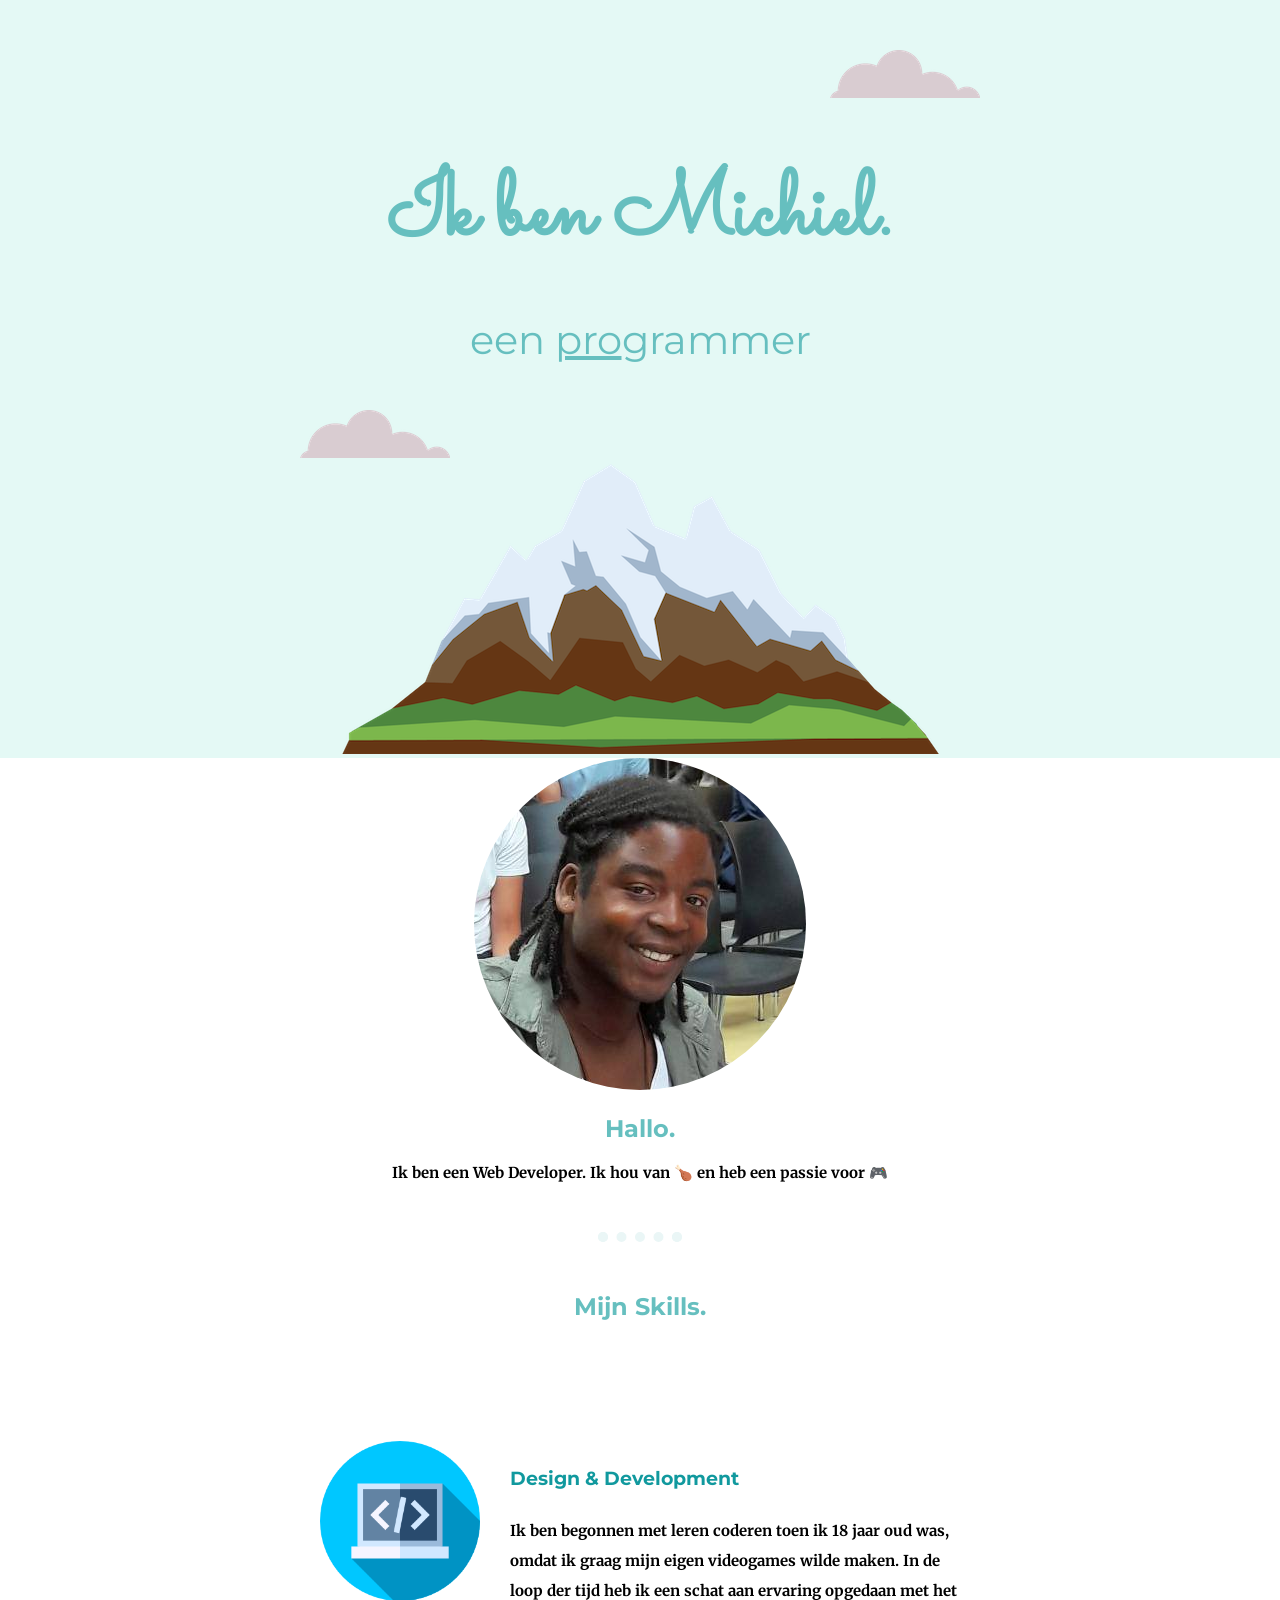
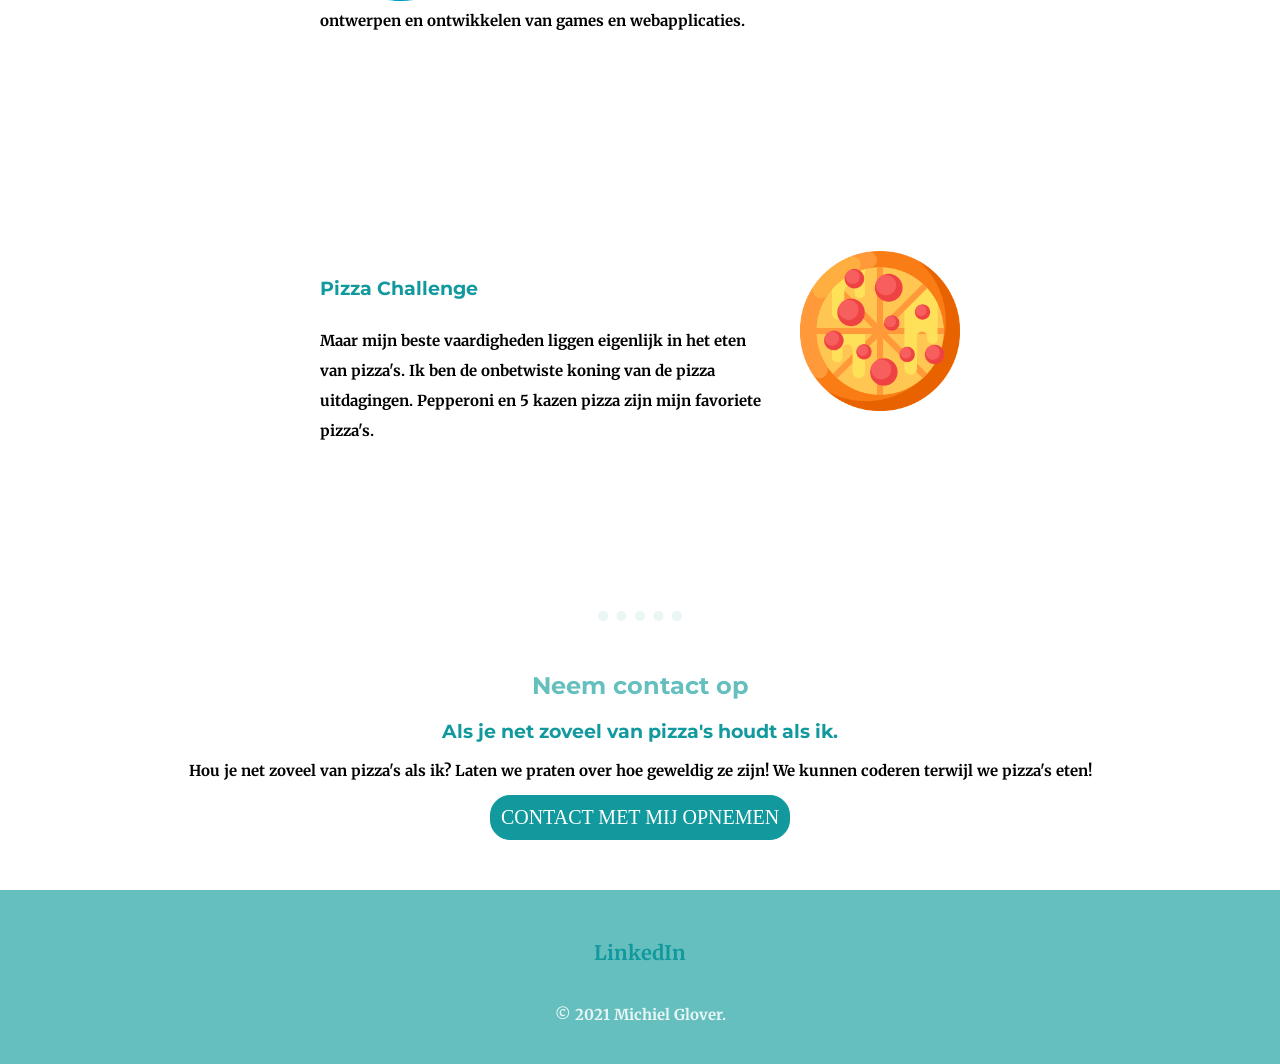
<file: index.html>
<!DOCTYPE html>
<html lang="en" dir="ltr">

<head>
  <meta charset="utf-8">
  <title>Michiel Glover</title>
  <link rel="stylesheet" href="css/styles.css">
  <link rel="icon" href="favicon.ico">
  <link rel="preconnect" href="https://fonts.googleapis.com">
  <link rel="preconnect" href="https://fonts.gstatic.com" crossorigin>
  <link href="https://fonts.googleapis.com/css2?family=Merriweather:wght@300&family=Montserrat&family=Sacramento&display=swap" rel="stylesheet">

<body>
  <div class="top-container">
    <img class="top-cloud" src="images/cloud.png" alt="cloud-img">
    <h1>Ik ben Michiel.</h1>
    <h2 class="programmer">een <span class="pro">pro</span>grammer</h2>
    <img class="bottom-cloud" src="images/cloud.png" alt="cloud-img">
    <img src="images/mountain.png" alt="mountain-img">
  </div>
  <div class="middle-container">
    <div class="profile">
      <img src="images/Michiel.png" alt="Michiel_Foto">
      <h2>Hallo.</h2>
      <p>Ik ben een Web Developer. Ik hou van 🍗 en heb een passie voor 🎮</p>
    </div>
    <hr>
    <div class="skills">
      <h2>Mijn Skills.</h2>
      <div class="skill-row">
        <img class="code-img" src="images/programming.png" alt="developer-img">
        <h3>Design & Development</h3>
        <p>Ik ben begonnen met leren coderen toen ik 18 jaar oud was, omdat ik graag mijn eigen videogames wilde maken. In de loop der tijd heb ik een schat aan ervaring opgedaan met het ontwerpen en ontwikkelen van games en webapplicaties.</p>
      </div>
      <div class="skill-row">
        <img class="pizza-img" src="images/pizza.png" alt="pizza-img">
        <h3>Pizza Challenge</h3>
        <p>Maar mijn beste vaardigheden liggen eigenlijk in het eten van pizza's. Ik ben de onbetwiste koning van de pizza uitdagingen. Pepperoni en 5 kazen pizza zijn mijn favoriete pizza's.</p>
      </div>
    </div>
    <hr>
    <div class="contact-me">
      <h2>Neem contact op</h2>
      <h3>Als je net zoveel van pizza's houdt als ik.</h3>
      <p>Hou je net zoveel van pizza's als ik? Laten we praten over hoe geweldig ze zijn! We kunnen coderen terwijl we pizza's eten!</p>
      <a class="btn" href="mailto:michielglover@hotmail.com">CONTACT MET MIJ OPNEMEN</a>
    </div>
  </div>


  <div class="bottom-container">
    <a class="footer-link" href="https://www.linkedin.com/in/michiel-glover-15a745153/?originalSubdomain=nl">LinkedIn</a>
    <p class="copyright">© 2021 Michiel Glover.</p>
  </div>

</body>

</html>
</file>
<file: css/styles.css>
body {
  margin: 0;
  text-align: center;
  font-family: 'Merriweather', serif;
}

h1 {
  font-size: 5.625rem;
  margin: 50px auto 0 auto;
  font-family: 'Sacramento', cursive;
  color: #66BFBF;
}

h2 {
  font-family: 'Montserrat', sans-serif;
  color: #66BFBF;
}

h3 {
  font-family: 'Montserrat', sans-serif;
  color: #11999E;
}

a {
  color: #11999E;
  font-weight: bold;
  text-decoration: none;
  font-size: 20px;
}

hr{
  border-style: dotted;
  width: 5%;
  border-width: 10px;
  border-top: 0;
  color: #EAF6F6;
  margin-top: 50px;
  margin-bottom: 50px;
}

p{
  font-size: 15px;
  font-weight: bold;
}

.pro {
  text-decoration: underline;
}

.top-container {
  background-color: #E4F9F5;
  position: relative;
  padding-top: 100px;
}

.bottom-container {
  background-color: #66BFBF;
  margin-bottom: 0;
  margin-top: 50px;
  padding-top: 50px;
  padding-bottom: 25px;
}

.top-cloud {
  position: absolute;
  right: 300px;
  top: 50px;
}

.bottom-cloud {
  position: absolute;
  left: 300px;
  bottom: 300px;
}

.programmer {
  font-size: 2.5rem;
  font-weight: normal;
}

.skill-row {
  display: inline-block;
  margin: 100px auto 100px auto;
  text-align: left;
  line-height: 2;
  width: 50%;
}

.code-img {
  margin-right: 30px;
  float: left;
  width: 25%;
}

.pizza-img {
  margin-left: 30px;
  float: right;
  width: 25%;
}

.btn {
   -webkit-border-radius: 20px;
   -moz-border-radius: 20px;
   border-radius: 20px;
   font-family: Brush Script MT;
   font-size: 20px;
   font-weight: 100;
   padding: 10px;
   color: white;
   background-color: #11999E;
   border: solid #11999E 1px;
   text-decoration: none;
   display: inline-block;
   cursor: pointer;
   text-align: center;
}

.copyright{
  color: #EAF6F6;
  padding-top: 25px;
  font-weight: bold;
}
</file>
